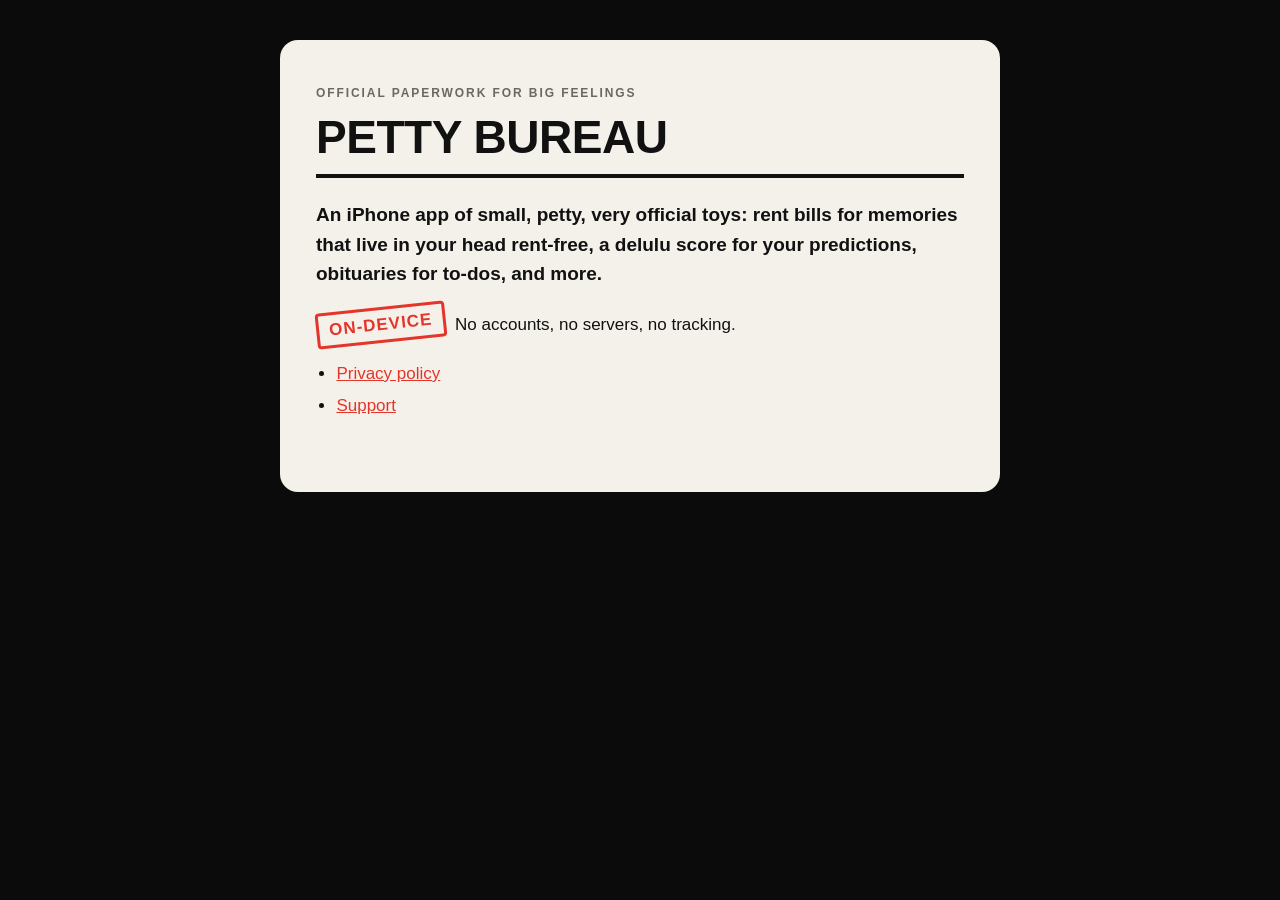
<file: index.html>
<!doctype html>
<html lang="en"><head><meta charset="utf-8"><meta name="viewport" content="width=device-width, initial-scale=1">
<title>Petty Bureau</title><link rel="stylesheet" href="style.css"></head>
<body><main>
<div class="kicker">Official paperwork for big feelings</div>
<h1>Petty Bureau</h1>
<div class="rule"></div>
<p class="short">An iPhone app of small, petty, very official toys: rent bills for memories that live in your head rent-free, a delulu score for your predictions, obituaries for to-dos, and more.</p>
<p><span class="stamp">On-device</span>&nbsp; No accounts, no servers, no tracking.</p>
<ul>
<li><a href="privacy/">Privacy policy</a></li>
<li><a href="support/">Support</a></li>
</ul>
</main></body></html>
</file>
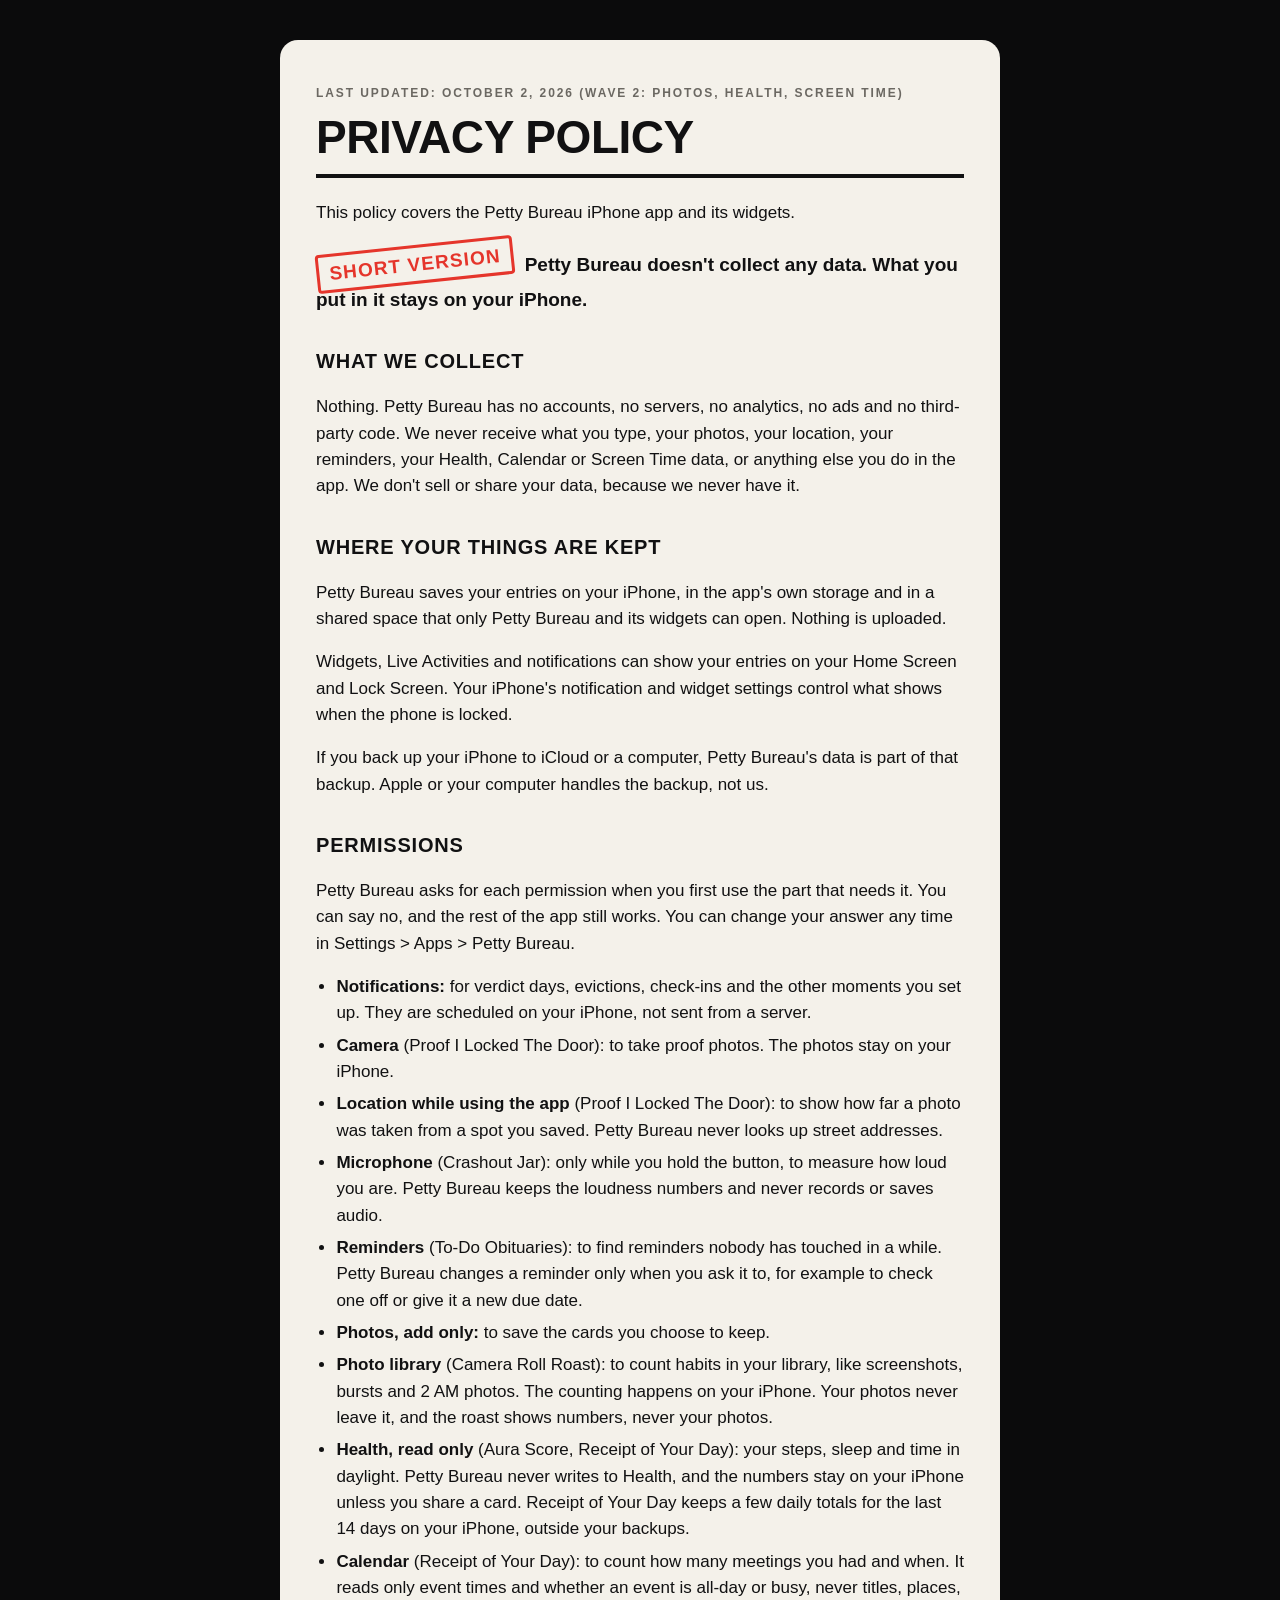
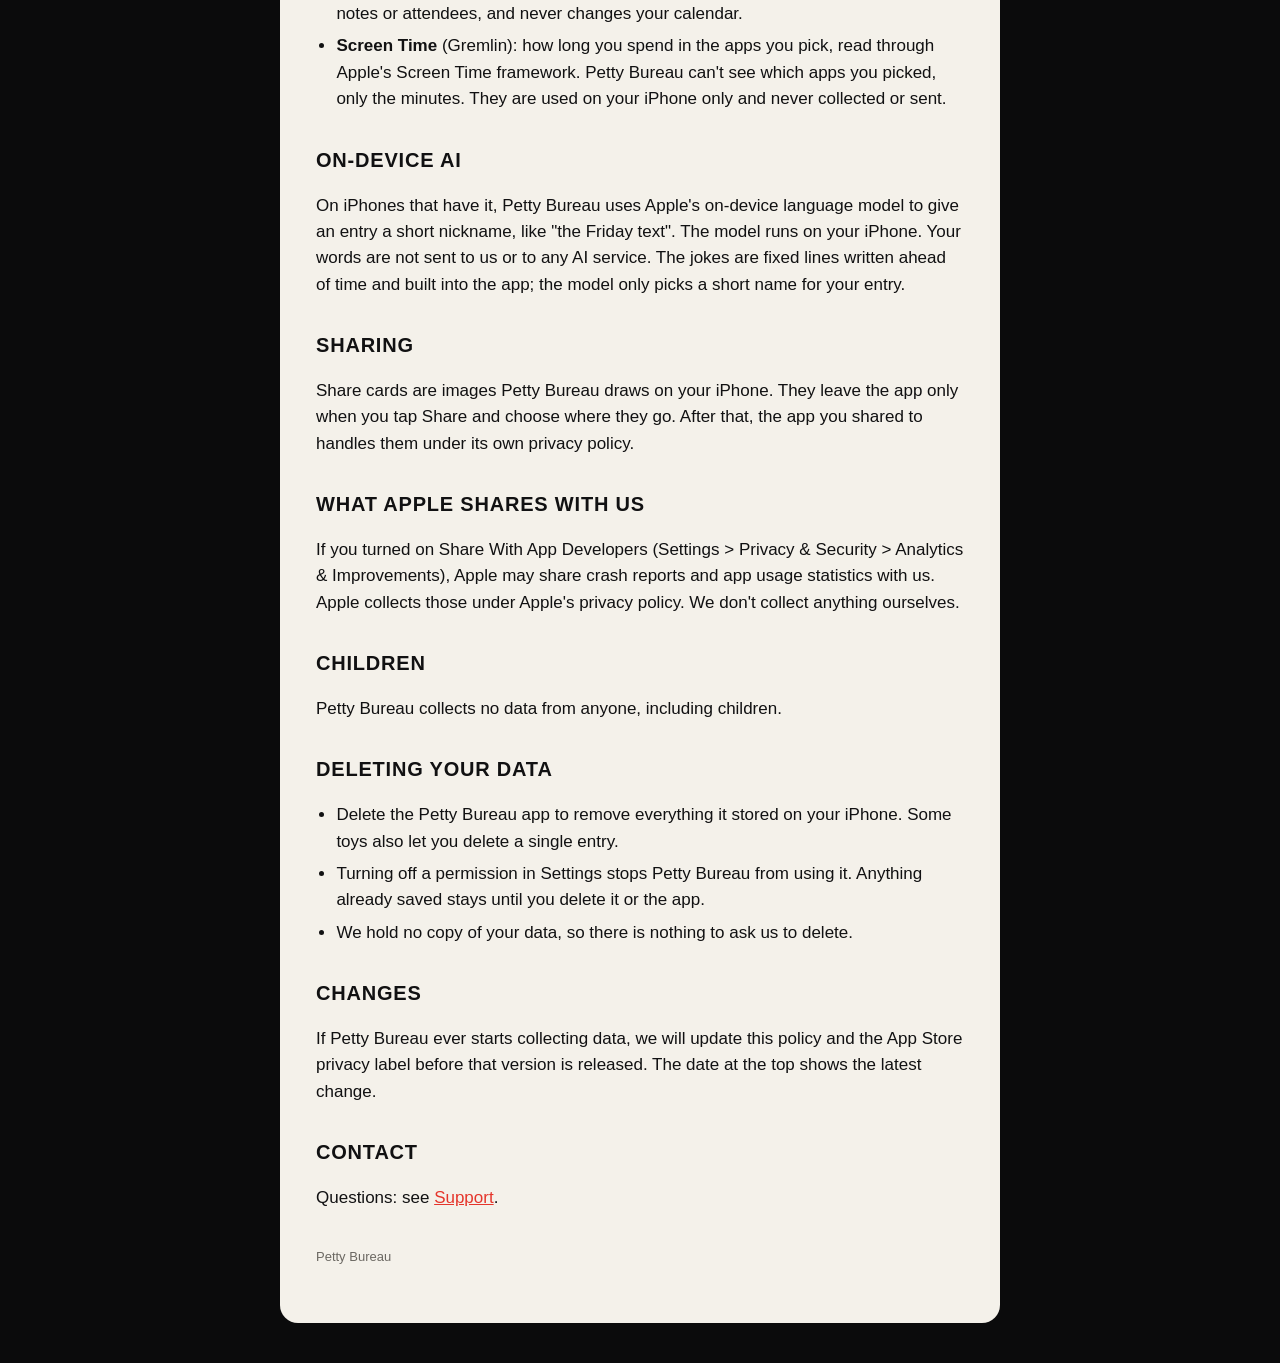
<file: privacy/index.html>
<!doctype html>
<html lang="en"><head><meta charset="utf-8"><meta name="viewport" content="width=device-width, initial-scale=1">
<title>Petty Bureau — Privacy Policy</title><link rel="stylesheet" href="../style.css"></head>
<body><main>
<div class="kicker">Last updated: October 2, 2026 (Wave 2: Photos, Health, Screen Time)</div>
<h1>Privacy Policy</h1>
<div class="rule"></div>
<p>This policy covers the Petty Bureau iPhone app and its widgets.</p>
<p class="short"><span class="stamp">Short version</span>&nbsp; Petty Bureau doesn't collect any data. What you put in it stays on your iPhone.</p>

<h2>What we collect</h2>
<p>Nothing. Petty Bureau has no accounts, no servers, no analytics, no ads and no third-party code. We never receive what you type, your photos, your location, your reminders, your Health, Calendar or Screen Time data, or anything else you do in the app. We don't sell or share your data, because we never have it.</p>

<h2>Where your things are kept</h2>
<p>Petty Bureau saves your entries on your iPhone, in the app's own storage and in a shared space that only Petty Bureau and its widgets can open. Nothing is uploaded.</p>
<p>Widgets, Live Activities and notifications can show your entries on your Home Screen and Lock Screen. Your iPhone's notification and widget settings control what shows when the phone is locked.</p>
<p>If you back up your iPhone to iCloud or a computer, Petty Bureau's data is part of that backup. Apple or your computer handles the backup, not us.</p>

<h2>Permissions</h2>
<p>Petty Bureau asks for each permission when you first use the part that needs it. You can say no, and the rest of the app still works. You can change your answer any time in Settings &gt; Apps &gt; Petty Bureau.</p>
<ul>
<li><b>Notifications:</b> for verdict days, evictions, check-ins and the other moments you set up. They are scheduled on your iPhone, not sent from a server.</li>
<li><b>Camera</b> (Proof I Locked The Door): to take proof photos. The photos stay on your iPhone.</li>
<li><b>Location while using the app</b> (Proof I Locked The Door): to show how far a photo was taken from a spot you saved. Petty Bureau never looks up street addresses.</li>
<li><b>Microphone</b> (Crashout Jar): only while you hold the button, to measure how loud you are. Petty Bureau keeps the loudness numbers and never records or saves audio.</li>
<li><b>Reminders</b> (To-Do Obituaries): to find reminders nobody has touched in a while. Petty Bureau changes a reminder only when you ask it to, for example to check one off or give it a new due date.</li>
<li><b>Photos, add only:</b> to save the cards you choose to keep.</li>
<li><b>Photo library</b> (Camera Roll Roast): to count habits in your library, like screenshots, bursts and 2 AM photos. The counting happens on your iPhone. Your photos never leave it, and the roast shows numbers, never your photos.</li>
<li><b>Health, read only</b> (Aura Score, Receipt of Your Day): your steps, sleep and time in daylight. Petty Bureau never writes to Health, and the numbers stay on your iPhone unless you share a card. Receipt of Your Day keeps a few daily totals for the last 14 days on your iPhone, outside your backups.</li>
<li><b>Calendar</b> (Receipt of Your Day): to count how many meetings you had and when. It reads only event times and whether an event is all-day or busy, never titles, places, notes or attendees, and never changes your calendar.</li>
<li><b>Screen Time</b> (Gremlin): how long you spend in the apps you pick, read through Apple's Screen Time framework. Petty Bureau can't see which apps you picked, only the minutes. They are used on your iPhone only and never collected or sent.</li>
</ul>

<h2>On-device AI</h2>
<p>On iPhones that have it, Petty Bureau uses Apple's on-device language model to give an entry a short nickname, like "the Friday text". The model runs on your iPhone. Your words are not sent to us or to any AI service. The jokes are fixed lines written ahead of time and built into the app; the model only picks a short name for your entry.</p>

<h2>Sharing</h2>
<p>Share cards are images Petty Bureau draws on your iPhone. They leave the app only when you tap Share and choose where they go. After that, the app you shared to handles them under its own privacy policy.</p>

<h2>What Apple shares with us</h2>
<p>If you turned on Share With App Developers (Settings &gt; Privacy &amp; Security &gt; Analytics &amp; Improvements), Apple may share crash reports and app usage statistics with us. Apple collects those under Apple's privacy policy. We don't collect anything ourselves.</p>

<h2>Children</h2>
<p>Petty Bureau collects no data from anyone, including children.</p>

<h2>Deleting your data</h2>
<ul>
<li>Delete the Petty Bureau app to remove everything it stored on your iPhone. Some toys also let you delete a single entry.</li>
<li>Turning off a permission in Settings stops Petty Bureau from using it. Anything already saved stays until you delete it or the app.</li>
<li>We hold no copy of your data, so there is nothing to ask us to delete.</li>
</ul>

<h2>Changes</h2>
<p>If Petty Bureau ever starts collecting data, we will update this policy and the App Store privacy label before that version is released. The date at the top shows the latest change.</p>

<h2>Contact</h2>
<p>Questions: see <a href="../support/">Support</a>.</p>
<footer>Petty Bureau</footer>
</main></body></html>
</file>
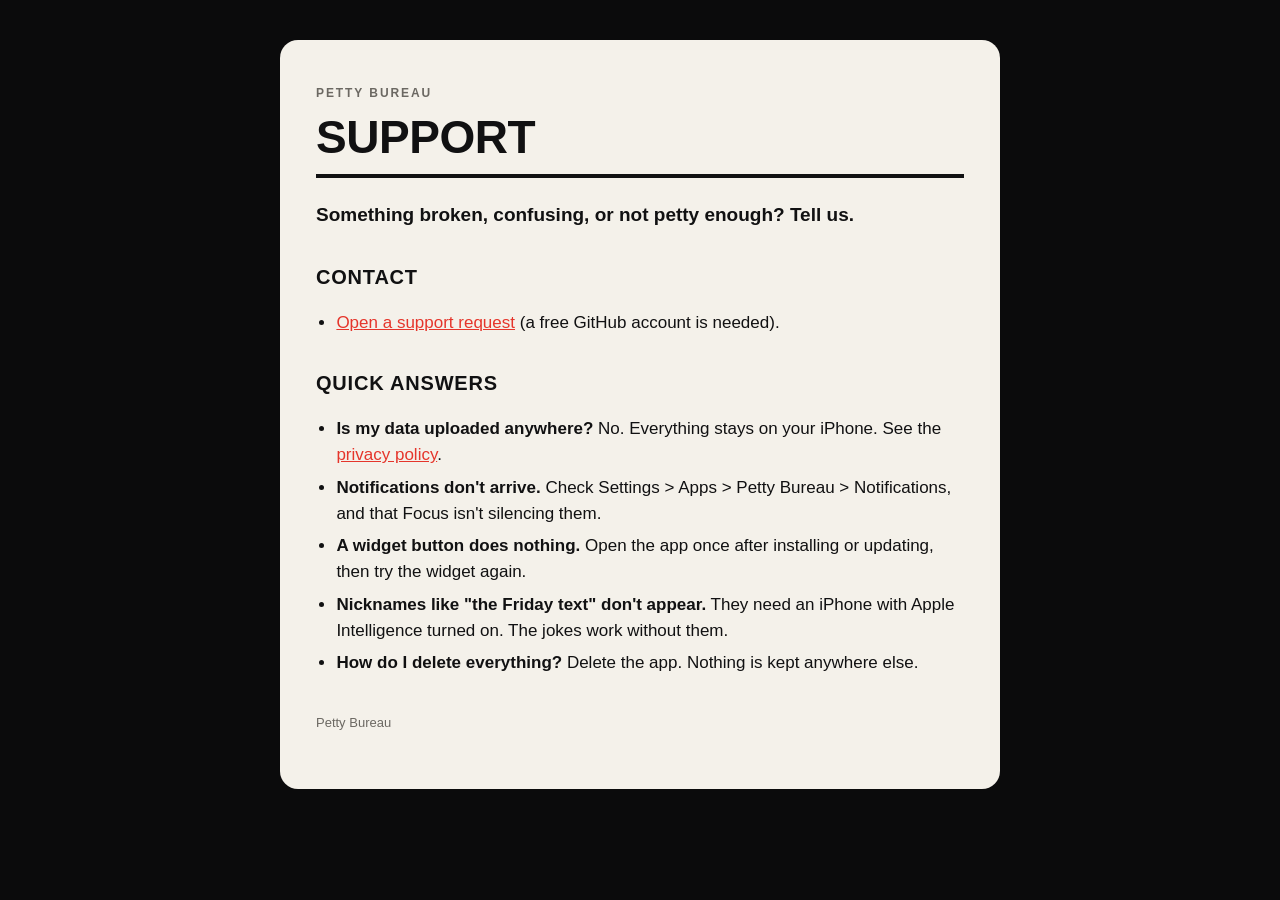
<file: support/index.html>
<!doctype html>
<html lang="en"><head><meta charset="utf-8"><meta name="viewport" content="width=device-width, initial-scale=1">
<title>Petty Bureau — Support</title><link rel="stylesheet" href="../style.css"></head>
<body><main>
<div class="kicker">Petty Bureau</div>
<h1>Support</h1>
<div class="rule"></div>
<p class="short">Something broken, confusing, or not petty enough? Tell us.</p>
<h2>Contact</h2>
<ul>
<li><a href="https://github.com/og-gyani/petty-bureau/issues/new">Open a support request</a> (a free GitHub account is needed).</li>
</ul>
<h2>Quick answers</h2>
<ul>
<li><b>Is my data uploaded anywhere?</b> No. Everything stays on your iPhone. See the <a href="../privacy/">privacy policy</a>.</li>
<li><b>Notifications don't arrive.</b> Check Settings &gt; Apps &gt; Petty Bureau &gt; Notifications, and that Focus isn't silencing them.</li>
<li><b>A widget button does nothing.</b> Open the app once after installing or updating, then try the widget again.</li>
<li><b>Nicknames like "the Friday text" don't appear.</b> They need an iPhone with Apple Intelligence turned on. The jokes work without them.</li>
<li><b>How do I delete everything?</b> Delete the app. Nothing is kept anywhere else.</li>
</ul>
<footer>Petty Bureau</footer>
</main></body></html>
</file>
<file: style.css>
:root { --night:#0b0b0c; --paper:#f4f1ea; --ink:#111112; --stamp:#e5352b; --muted:#6b6862; }
* { box-sizing: border-box; }
body { margin:0; background:var(--night); color:var(--ink); font:17px/1.55 -apple-system, BlinkMacSystemFont, "Helvetica Neue", Helvetica, Arial, sans-serif; }
main { max-width:720px; margin:40px auto; padding:44px 36px 56px; background:var(--paper); border-radius:18px; }
@media (max-width: 760px) { main { margin:0; border-radius:0; padding:32px 22px 48px; } }
.kicker { letter-spacing:.16em; text-transform:uppercase; font-size:12px; font-weight:700; color:var(--muted); }
h1 { font-size:46px; line-height:1; margin:.25em 0 .2em; letter-spacing:-.01em; text-transform:uppercase; font-weight:900; font-stretch:condensed; }
h2 { font-size:20px; margin:1.6em 0 .4em; text-transform:uppercase; letter-spacing:.04em; }
.rule { height:4px; background:var(--ink); margin:14px 0 22px; }
.stamp { display:inline-block; color:var(--stamp); border:3px solid var(--stamp); border-radius:4px; padding:2px 10px; font-weight:900; text-transform:uppercase; letter-spacing:.06em; transform:rotate(-6deg); }
.short { font-size:19px; font-weight:600; }
a { color:var(--stamp); }
ul { padding-left:1.2em; } li { margin:.35em 0; }
footer { margin-top:36px; font-size:13px; color:var(--muted); }
</file>
